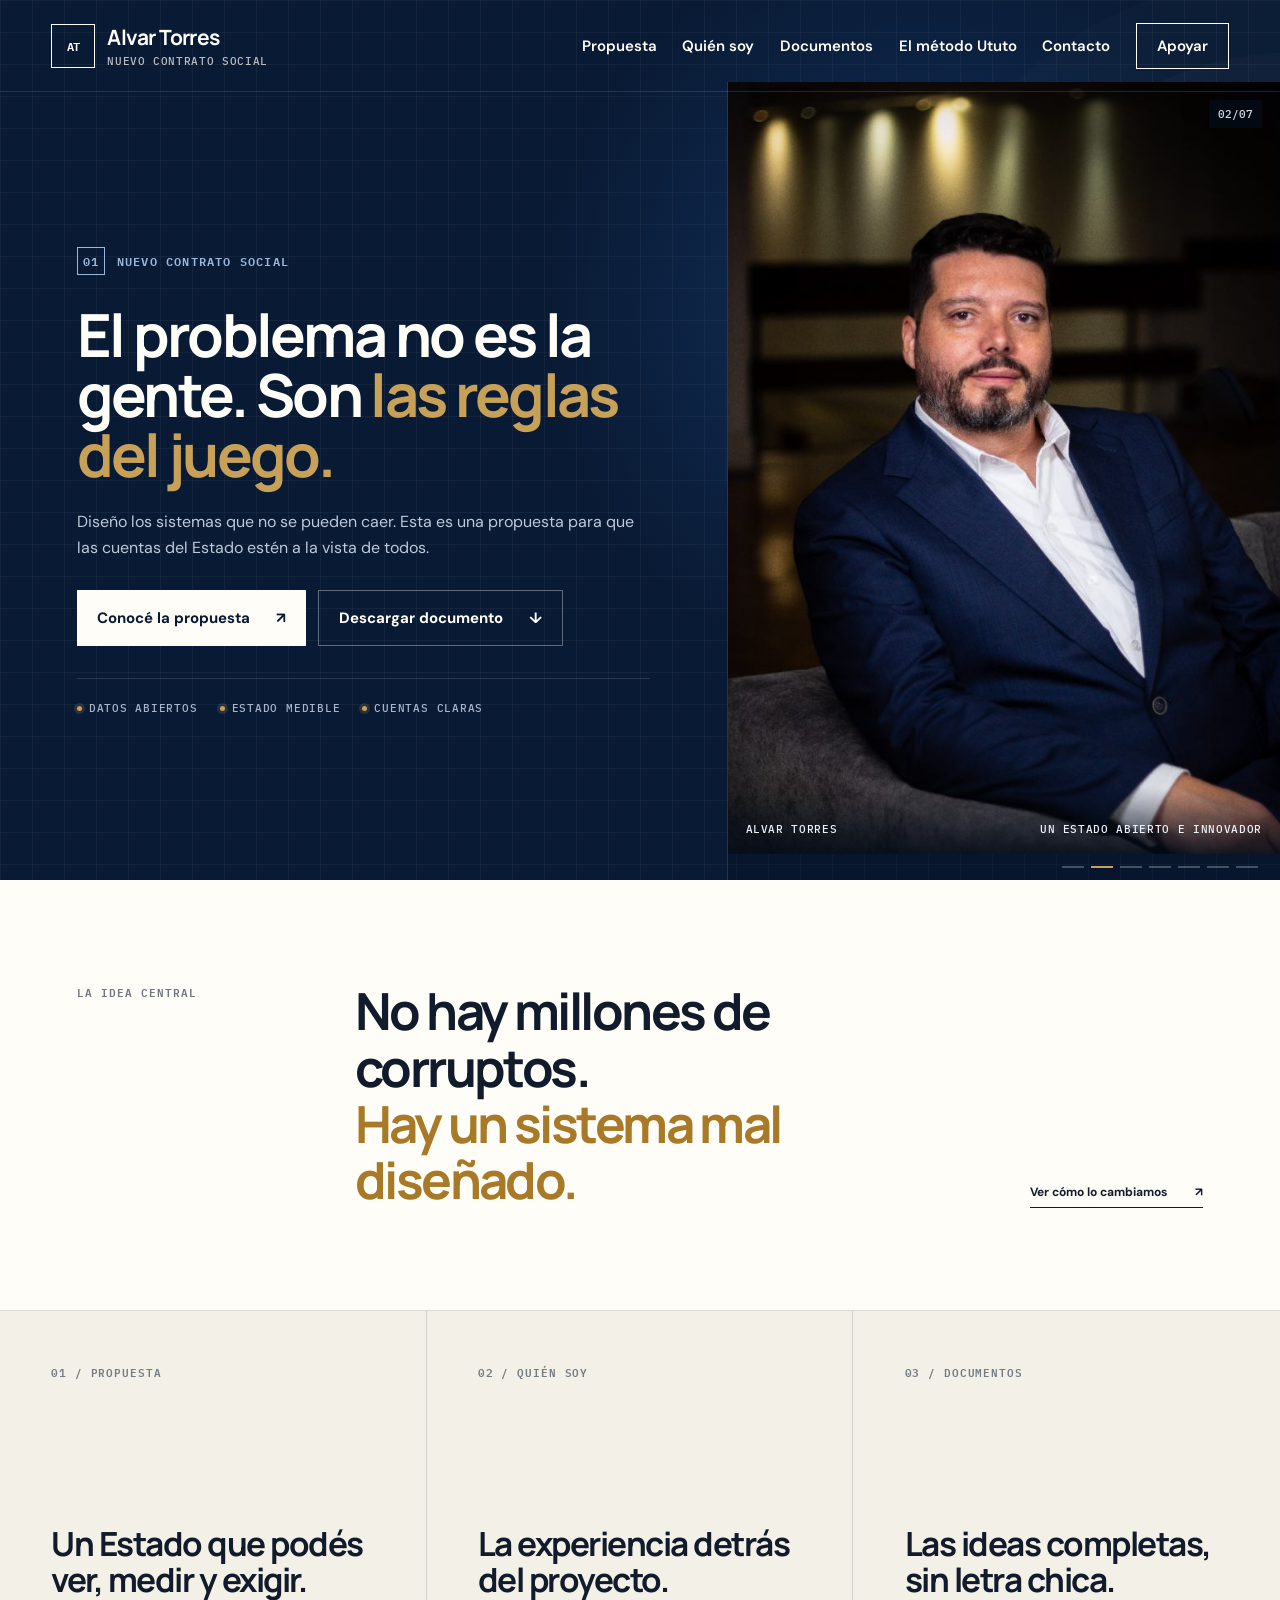
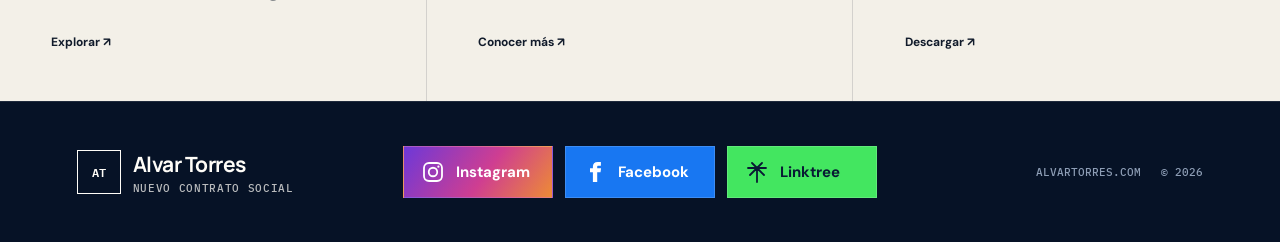
<file: index.html>
<!doctype html>
<html lang="es">
<head>
  <meta charset="utf-8"><meta name="viewport" content="width=device-width, initial-scale=1">
  <title>Alvar Torres — Nuevo Contrato Social</title>
  <meta name="description" content="Una propuesta para construir un Estado transparente, medible y abierto."><meta name="theme-color" content="#091a34">
  <meta property="og:title" content="Alvar Torres — Nuevo Contrato Social"><meta property="og:description" content="Una propuesta para construir un Estado transparente, medible y abierto."><meta property="og:type" content="website"><meta property="og:image" content="assets/carousel-1-web.jpg">
  <link rel="preconnect" href="https://fonts.googleapis.com"><link rel="preconnect" href="https://fonts.gstatic.com" crossorigin><link href="https://fonts.googleapis.com/css2?family=DM+Sans:wght@400;500;600;700&family=Manrope:wght@500;600;700;800&family=IBM+Plex+Mono:wght@500;600&display=swap" rel="stylesheet">
  <link rel="stylesheet" href="styles.css"><script src="script.js" defer></script>
</head>
<body>
  <a class="skip-link" href="#contenido">Saltar al contenido</a>
  <header class="site-header" data-header>
    <a class="brand" href="./" aria-label="Alvar Torres, inicio"><span class="brand-mark">AT</span><span><strong>Alvar Torres</strong><small>Nuevo Contrato Social</small></span></a>
    <button class="menu-button" type="button" aria-label="Abrir menú" aria-expanded="false" data-menu-button><span></span><span></span></button>
    <nav class="main-nav" aria-label="Navegación principal" data-nav><a href="propuesta/">Propuesta</a><a href="bio/">Quién soy</a><a href="documentos/">Documentos</a><a href="libro/">El método Ututo</a><a href="contacto/">Contacto</a><a class="nav-cta" href="apoyar/">Apoyar</a></nav>
  </header>
  <main id="contenido">
    <section class="hero blueprint">
      <div class="hero-copy reveal">
        <div class="eyebrow light"><span>01</span> Nuevo Contrato Social</div>
        <h1 data-visit-headline>Argentina necesita un <em>Nuevo Contrato Social.</em></h1>
        <p class="hero-lead">Diseño los sistemas que no se pueden caer. Esta es una propuesta para que las cuentas del Estado estén a la vista de todos.</p>
        <div class="actions"><a class="button button-light" href="propuesta/">Conocé la propuesta <span>↗</span></a><a class="button button-ghost" href="assets/nuevo-contrato-social.pdf" download>Descargar documento <span>↓</span></a></div>
        <div class="hero-proof"><span><i></i> Datos abiertos</span><span><i></i> Estado medible</span><span><i></i> Cuentas claras</span></div>
      </div>
      <div class="hero-visual reveal" data-delay="1">
        <div class="portrait-frame"><div class="portrait-number">01/07</div><div class="portrait-images" data-carousel>
          <img class="active" src="assets/hero-1.jpg" alt="Retrato de Alvar Torres" fetchpriority="high"><img data-src="assets/hero-2.jpg" alt="Alvar Torres"><img data-src="assets/hero-3.jpg" alt="Alvar Torres"><img data-src="assets/hero-4.jpg" alt="Alvar Torres"><img data-src="assets/hero-5.jpg" alt="Alvar Torres"><img data-src="assets/hero-6.jpg" alt="Alvar Torres"><img data-src="assets/hero-7.jpg" alt="Alvar Torres">
        </div><div class="portrait-caption"><span>Alvar Torres</span><span>Un Estado abierto e innovador</span></div></div><div class="carousel-controls" aria-label="Galería de fotos" data-dots></div>
      </div>
    </section>
    <section class="home-statement"><span class="home-statement-label">La idea central</span><p class="reveal">No hay millones de corruptos.<br><span>Hay un sistema mal diseñado.</span></p><a href="propuesta/">Ver cómo lo cambiamos <b>↗</b></a></section>
    <section class="home-routes" aria-label="Explorar el sitio">
      <a class="home-route reveal" href="propuesta/"><span>01 / Propuesta</span><h2>Un Estado que podés ver, medir y exigir.</h2><b>Explorar ↗</b></a>
      <a class="home-route reveal" data-delay="1" href="bio/"><span>02 / Quién soy</span><h2>La experiencia detrás del proyecto.</h2><b>Conocer más ↗</b></a>
      <a class="home-route reveal" data-delay="2" href="documentos/"><span>03 / Documentos</span><h2>Las ideas completas, sin letra chica.</h2><b>Descargar ↗</b></a>
    </section>
  </main>
  <footer class="site-footer"><a class="brand footer-brand" href="./"><span class="brand-mark">AT</span><span><strong>Alvar Torres</strong><small>Nuevo Contrato Social</small></span></a><div class="footer-links"><a href="libro/">Libro</a><a href="contacto/">Contacto</a><a href="apoyar/">Apoyar</a></div><div class="footer-meta"><span>alvartorres.com</span><span>© <span data-year></span></span></div></footer>
</body>
</html>
</file>
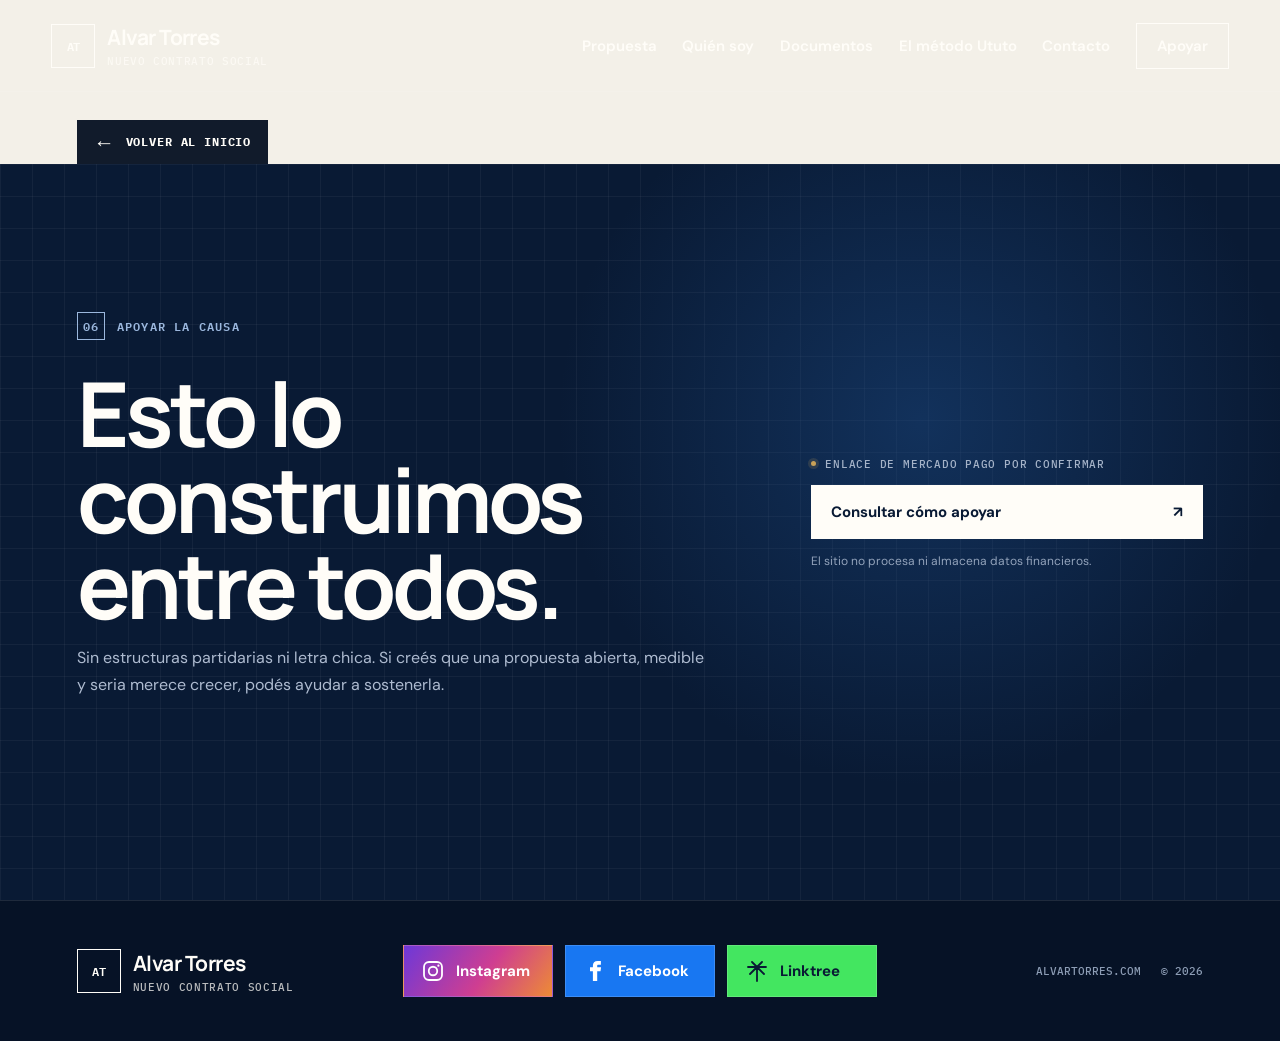
<file: apoyar/index.html>
<!doctype html><html lang="es"><head><meta charset="utf-8"><meta name="viewport" content="width=device-width,initial-scale=1"><title>Apoyar — Nuevo Contrato Social</title><meta name="description" content="Cómo apoyar el proyecto Nuevo Contrato Social."><link rel="preconnect" href="https://fonts.googleapis.com"><link rel="preconnect" href="https://fonts.gstatic.com" crossorigin><link href="https://fonts.googleapis.com/css2?family=DM+Sans:wght@400;500;600;700&family=Manrope:wght@500;600;700;800&family=IBM+Plex+Mono:wght@500;600&display=swap" rel="stylesheet"><link rel="stylesheet" href="../styles.css"><script src="../script.js" defer></script></head>
<body><header class="site-header" data-header><a class="brand" href="../"><span class="brand-mark">AT</span><span><strong>Alvar Torres</strong><small>Nuevo Contrato Social</small></span></a><button class="menu-button" aria-label="Abrir menú" aria-expanded="false" data-menu-button><span></span><span></span></button><nav class="main-nav" data-nav><a href="../propuesta/">Propuesta</a><a href="../bio/">Quién soy</a><a href="../documentos/">Documentos</a><a href="../libro/">El método Ututo</a><a href="../contacto/">Contacto</a><a class="nav-cta" href="./">Apoyar</a></nav></header>
<main><section class="support blueprint support-page"><div class="support-copy"><div class="eyebrow light"><span>06</span> Apoyar la causa</div><h1>Esto lo construimos entre todos.</h1><p>Sin estructuras partidarias ni letra chica. Si creés que una propuesta abierta, medible y seria merece crecer, podés ayudar a sostenerla.</p></div><div class="support-action"><span class="status"><i></i> Enlace de Mercado Pago por confirmar</span><a class="button button-light is-pending" href="../contacto/">Consultar cómo apoyar <span>↗</span></a><small>El sitio no procesa ni almacena datos financieros.</small></div></section></main>
<footer class="site-footer"><a class="brand" href="../"><span class="brand-mark">AT</span><span><strong>Alvar Torres</strong><small>Nuevo Contrato Social</small></span></a><div class="footer-links"><a href="../propuesta/">Propuesta</a><a href="../contacto/">Contacto</a></div><div class="footer-meta"><span>alvartorres.com</span><span>© <span data-year></span></span></div></footer></body></html>
</file>
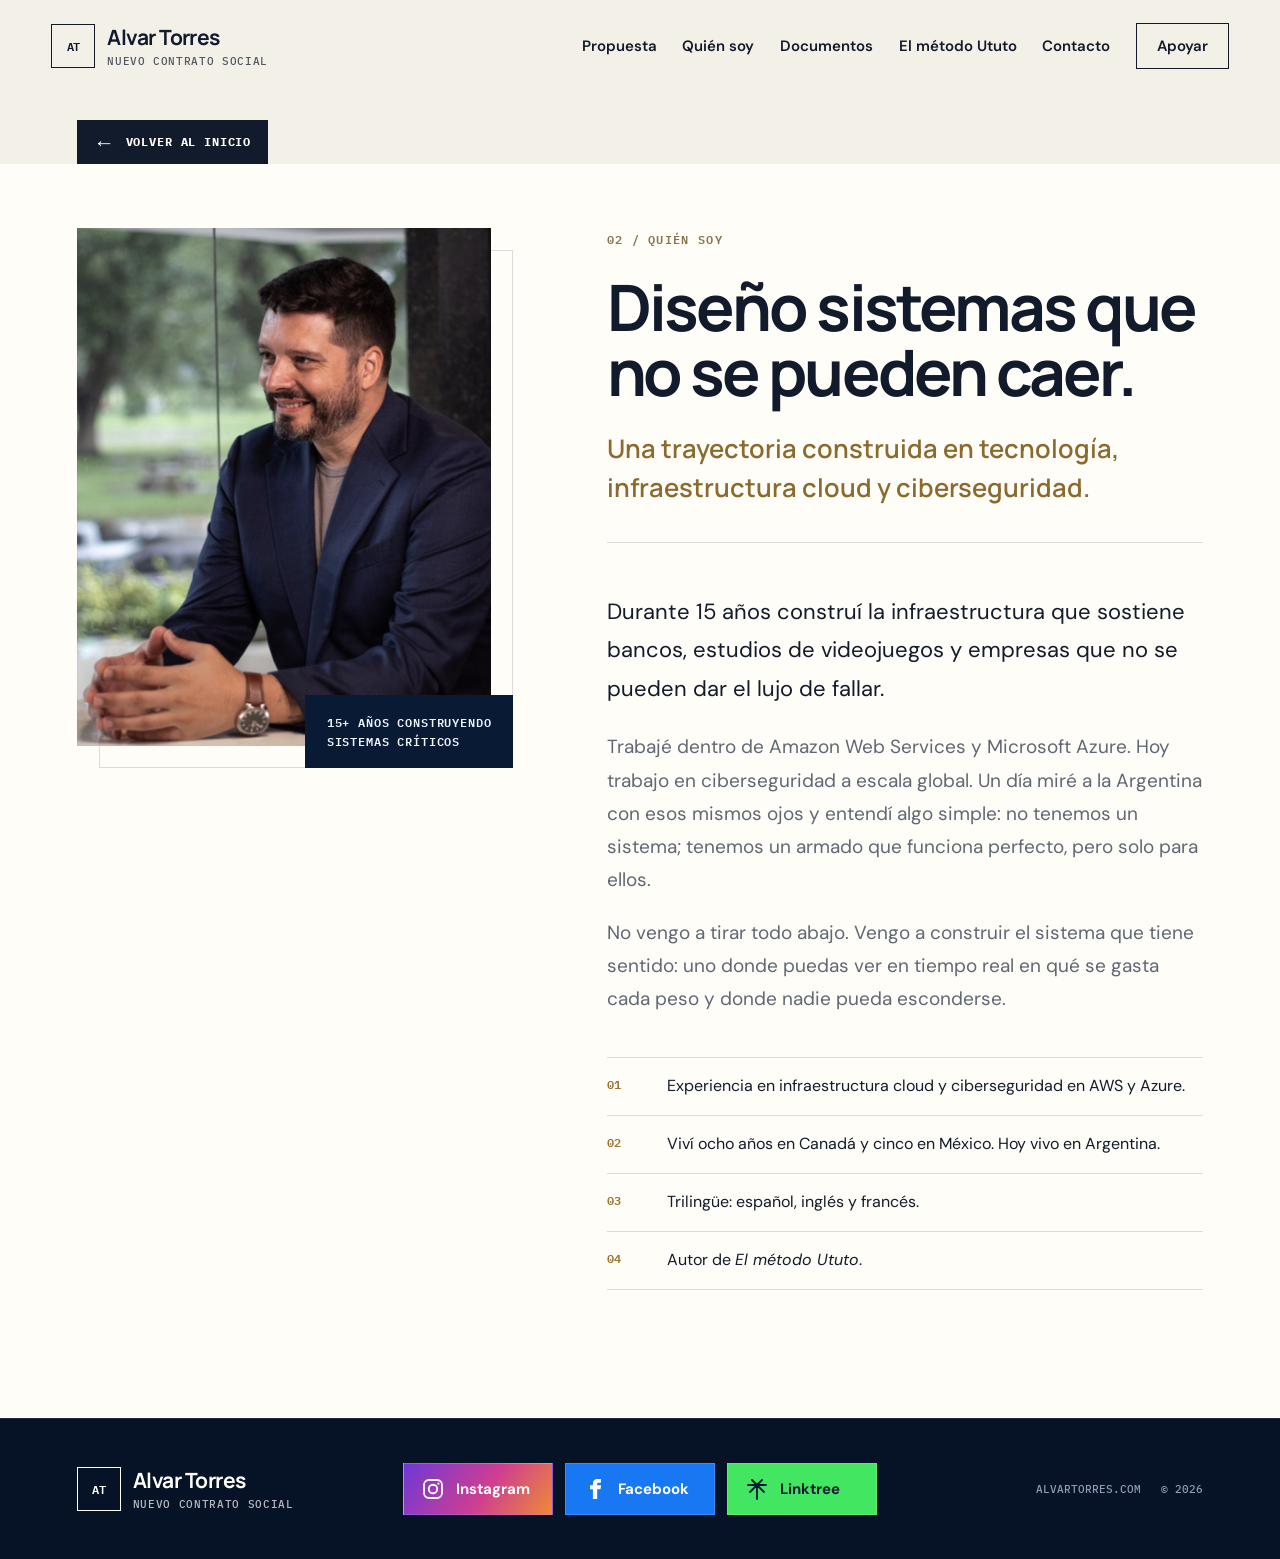
<file: bio/index.html>
<!doctype html><html lang="es"><head><meta charset="utf-8"><meta name="viewport" content="width=device-width,initial-scale=1"><title>Quién soy — Alvar Torres</title><meta name="description" content="Trayectoria profesional y personal de Alvar Torres."><link rel="preconnect" href="https://fonts.googleapis.com"><link rel="preconnect" href="https://fonts.gstatic.com" crossorigin><link href="https://fonts.googleapis.com/css2?family=DM+Sans:wght@400;500;600;700&family=Manrope:wght@500;600;700;800&family=IBM+Plex+Mono:wght@500;600&display=swap" rel="stylesheet"><link rel="stylesheet" href="../styles.css"><script src="../script.js" defer></script></head>
<body><header class="site-header on-light" data-header><a class="brand" href="../"><span class="brand-mark">AT</span><span><strong>Alvar Torres</strong><small>Nuevo Contrato Social</small></span></a><button class="menu-button" aria-label="Abrir menú" aria-expanded="false" data-menu-button><span></span><span></span></button><nav class="main-nav" data-nav><a href="../propuesta/">Propuesta</a><a href="./">Quién soy</a><a href="../documentos/">Documentos</a><a href="../libro/">El método Ututo</a><a href="../contacto/">Contacto</a><a class="nav-cta" href="../apoyar/">Apoyar</a></nav></header>
<main class="inner-page"><section class="bio bio-page"><div class="bio-photo"><img src="../assets/alvar-photo-optimized.jpg" alt="Alvar Torres"><span class="photo-label">15+ años construyendo<br>sistemas críticos</span></div><div class="bio-copy"><span class="page-kicker">02 / Quién soy</span><h1>Diseño sistemas que no se pueden caer.</h1><p class="bio-summary">Una trayectoria construida en tecnología, infraestructura cloud y ciberseguridad.</p><p class="bio-lead">Durante 15 años construí la infraestructura que sostiene bancos, estudios de videojuegos y empresas que no se pueden dar el lujo de fallar.</p><p>Trabajé dentro de Amazon Web Services y Microsoft Azure. Hoy trabajo en ciberseguridad a escala global. Un día miré a la Argentina con esos mismos ojos y entendí algo simple: no tenemos un sistema; tenemos un armado que funciona perfecto, pero solo para ellos.</p><p>No vengo a tirar todo abajo. Vengo a construir el sistema que tiene sentido: uno donde puedas ver en tiempo real en qué se gasta cada peso y donde nadie pueda esconderse.</p><div class="credentials"><div><span>01</span><p>Experiencia en infraestructura cloud y ciberseguridad en AWS y Azure.</p></div><div><span>02</span><p>Viví ocho años en Canadá y cinco en México. Hoy vivo en Argentina.</p></div><div><span>03</span><p>Trilingüe: español, inglés y francés.</p></div><div><span>04</span><p>Autor de <em>El método Ututo</em>.</p></div></div></div></section></main>
<footer class="site-footer"><a class="brand" href="../"><span class="brand-mark">AT</span><span><strong>Alvar Torres</strong><small>Nuevo Contrato Social</small></span></a><div class="footer-links"><a href="../propuesta/">Propuesta</a><a href="../contacto/">Contacto</a></div><div class="footer-meta"><span>alvartorres.com</span><span>© <span data-year></span></span></div></footer></body></html>
</file>
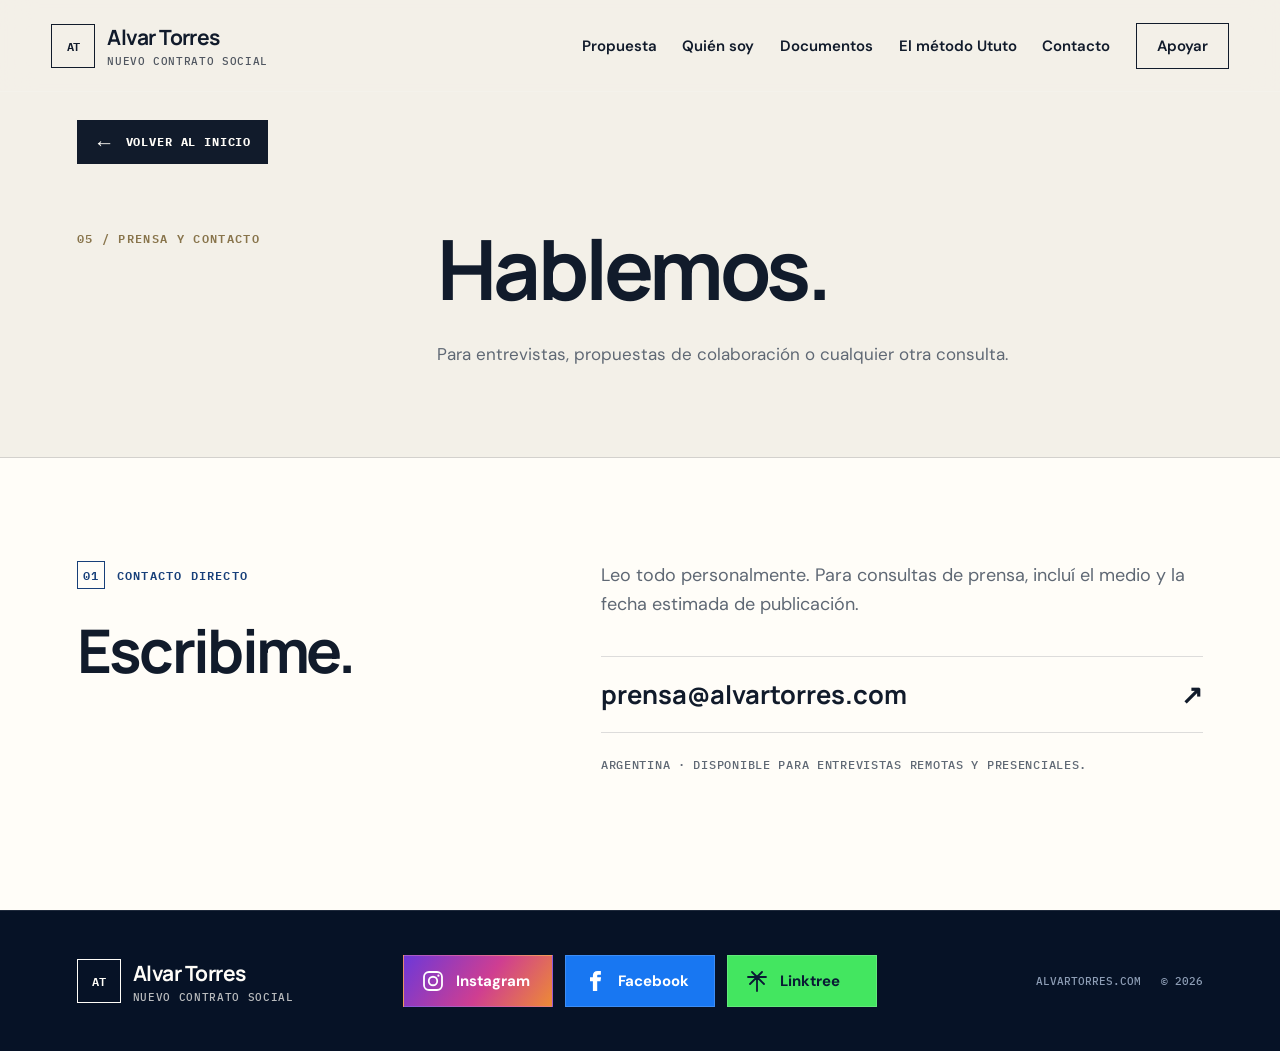
<file: contacto/index.html>
<!doctype html><html lang="es"><head><meta charset="utf-8"><meta name="viewport" content="width=device-width,initial-scale=1"><title>Contacto — Alvar Torres</title><meta name="description" content="Contacto para prensa y colaboraciones con Alvar Torres."><link rel="preconnect" href="https://fonts.googleapis.com"><link rel="preconnect" href="https://fonts.gstatic.com" crossorigin><link href="https://fonts.googleapis.com/css2?family=DM+Sans:wght@400;500;600;700&family=Manrope:wght@500;600;700;800&family=IBM+Plex+Mono:wght@500;600&display=swap" rel="stylesheet"><link rel="stylesheet" href="../styles.css"><script src="../script.js" defer></script></head>
<body><header class="site-header on-light" data-header><a class="brand" href="../"><span class="brand-mark">AT</span><span><strong>Alvar Torres</strong><small>Nuevo Contrato Social</small></span></a><button class="menu-button" aria-label="Abrir menú" aria-expanded="false" data-menu-button><span></span><span></span></button><nav class="main-nav" data-nav><a href="../propuesta/">Propuesta</a><a href="../bio/">Quién soy</a><a href="../documentos/">Documentos</a><a href="../libro/">El método Ututo</a><a href="./">Contacto</a><a class="nav-cta" href="../apoyar/">Apoyar</a></nav></header>
<main class="inner-page"><section class="page-hero"><span class="page-kicker">05 / Prensa y contacto</span><div><h1>Hablemos.</h1><p>Para entrevistas, propuestas de colaboración o cualquier otra consulta.</p></div></section><section class="contact page-content"><div class="contact-title"><div class="eyebrow"><span>01</span> Contacto directo</div><h2>Escribime.</h2></div><div class="contact-copy"><p>Leo todo personalmente. Para consultas de prensa, incluí el medio y la fecha estimada de publicación.</p><a class="email-link" href="mailto:prensa@alvartorres.com">prensa@alvartorres.com <span>↗</span></a><p class="contact-note">Argentina · Disponible para entrevistas remotas y presenciales.</p></div></section></main>
<footer class="site-footer"><a class="brand" href="../"><span class="brand-mark">AT</span><span><strong>Alvar Torres</strong><small>Nuevo Contrato Social</small></span></a><div class="footer-links"><a href="../propuesta/">Propuesta</a><a href="../documentos/">Documentos</a></div><div class="footer-meta"><span>alvartorres.com</span><span>© <span data-year></span></span></div></footer></body></html>
</file>
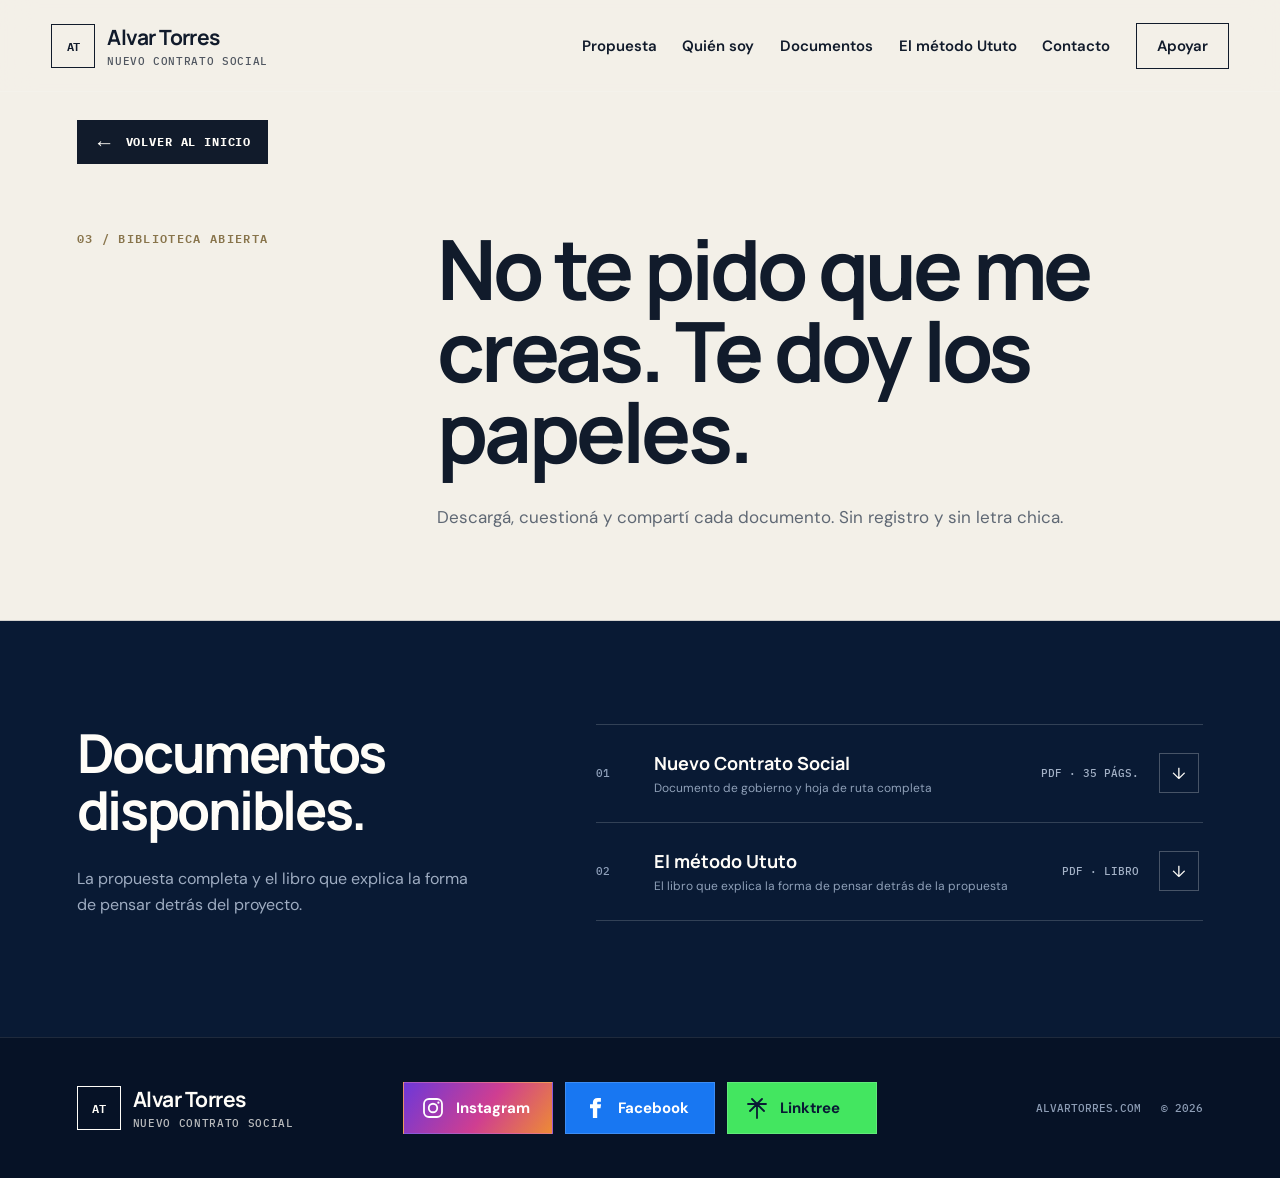
<file: documentos/index.html>
<!doctype html><html lang="es"><head><meta charset="utf-8"><meta name="viewport" content="width=device-width,initial-scale=1"><title>Documentos — Nuevo Contrato Social</title><meta name="description" content="Documentos y libros de descarga gratuita."><link rel="preconnect" href="https://fonts.googleapis.com"><link rel="preconnect" href="https://fonts.gstatic.com" crossorigin><link href="https://fonts.googleapis.com/css2?family=DM+Sans:wght@400;500;600;700&family=Manrope:wght@500;600;700;800&family=IBM+Plex+Mono:wght@500;600&display=swap" rel="stylesheet"><link rel="stylesheet" href="../styles.css"><script src="../script.js" defer></script></head>
<body><header class="site-header on-light" data-header><a class="brand" href="../"><span class="brand-mark">AT</span><span><strong>Alvar Torres</strong><small>Nuevo Contrato Social</small></span></a><button class="menu-button" aria-label="Abrir menú" aria-expanded="false" data-menu-button><span></span><span></span></button><nav class="main-nav" data-nav><a href="../propuesta/">Propuesta</a><a href="../bio/">Quién soy</a><a href="./">Documentos</a><a href="../libro/">El método Ututo</a><a href="../contacto/">Contacto</a><a class="nav-cta" href="../apoyar/">Apoyar</a></nav></header>
<main class="inner-page"><section class="page-hero"><span class="page-kicker">03 / Biblioteca abierta</span><div><h1>No te pido que me creas. Te doy los papeles.</h1><p>Descargá, cuestioná y compartí cada documento. Sin registro y sin letra chica.</p></div></section><section class="documents page-content"><div class="documents-intro"><h2>Documentos disponibles.</h2><p>La propuesta completa y el libro que explica la forma de pensar detrás del proyecto.</p></div><div class="document-list"><a class="document-row" href="../assets/nuevo-contrato-social.pdf" download><span class="doc-number">01</span><span class="doc-title"><strong>Nuevo Contrato Social</strong><small>Documento de gobierno y hoja de ruta completa</small></span><span class="doc-meta">PDF · 35 págs.</span><span class="doc-action">↓</span></a><a class="document-row" href="../assets/el-metodo-ututo.pdf" download><span class="doc-number">02</span><span class="doc-title"><strong>El método Ututo</strong><small>El libro que explica la forma de pensar detrás de la propuesta</small></span><span class="doc-meta">PDF · Libro</span><span class="doc-action">↓</span></a></div></section></main>
<footer class="site-footer"><a class="brand" href="../"><span class="brand-mark">AT</span><span><strong>Alvar Torres</strong><small>Nuevo Contrato Social</small></span></a><div class="footer-links"><a href="../propuesta/">Propuesta</a><a href="../contacto/">Contacto</a></div><div class="footer-meta"><span>alvartorres.com</span><span>© <span data-year></span></span></div></footer></body></html>
</file>
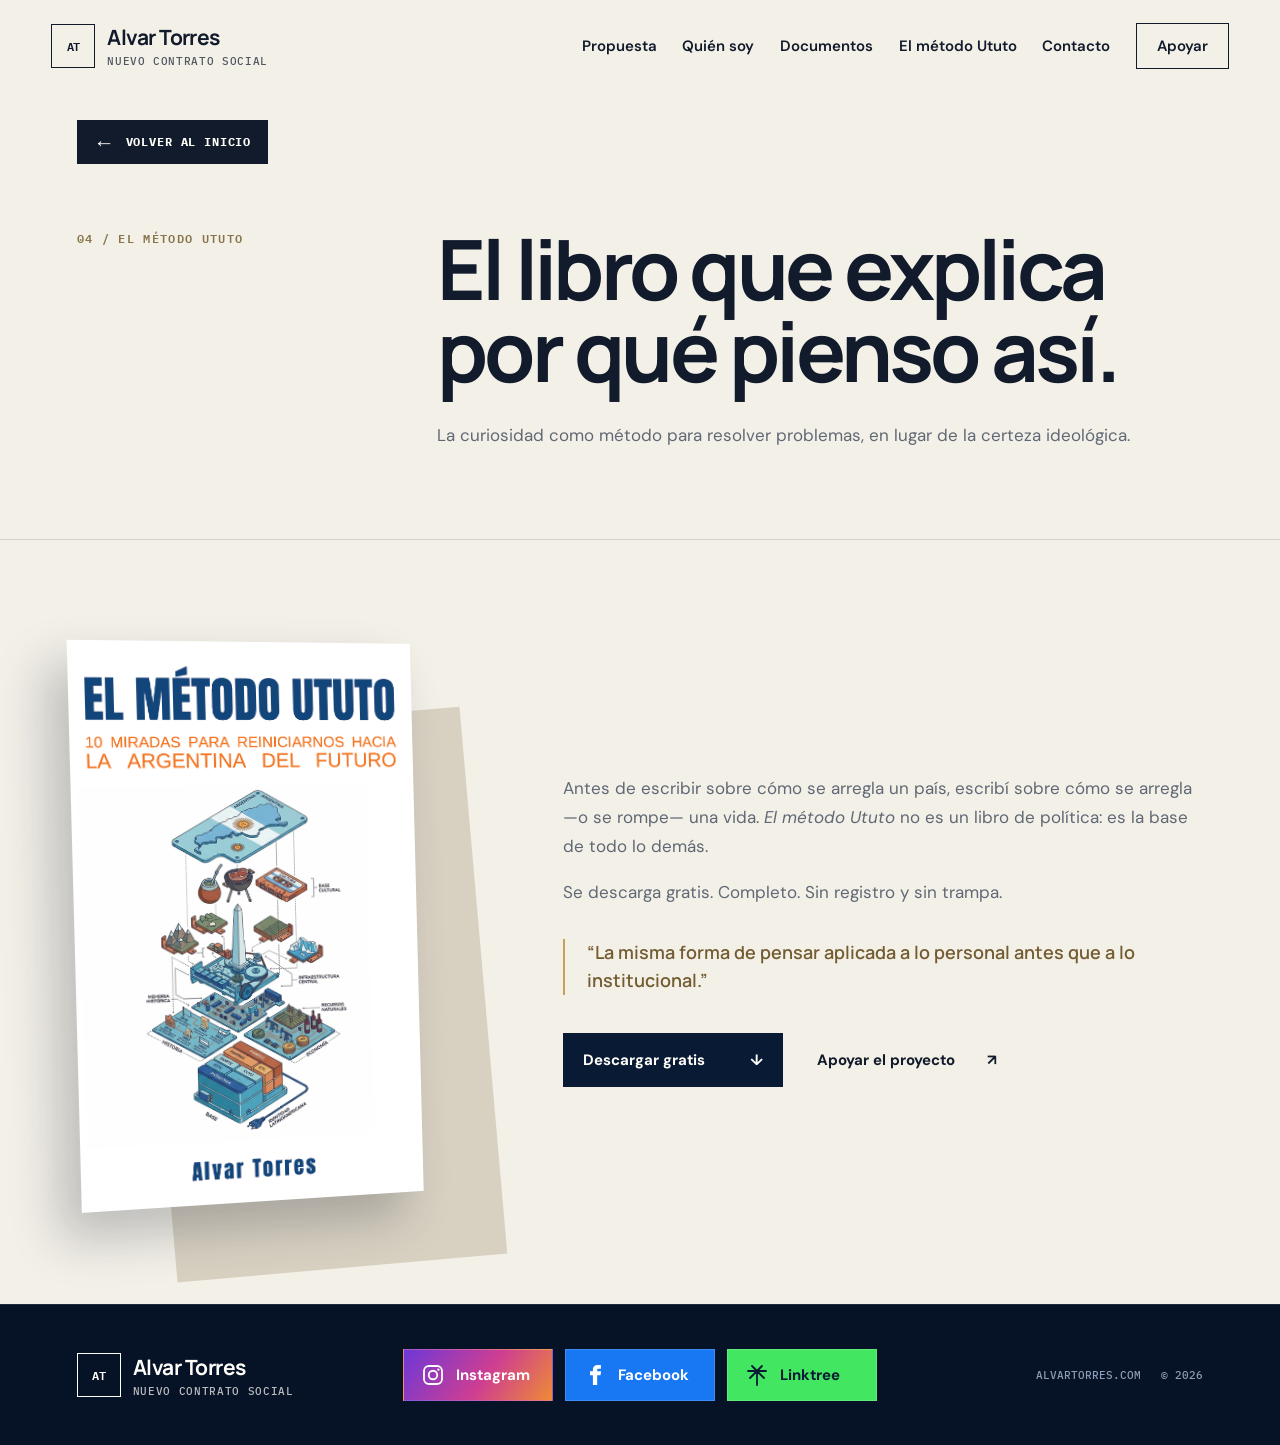
<file: libro/index.html>
<!doctype html><html lang="es"><head><meta charset="utf-8"><meta name="viewport" content="width=device-width,initial-scale=1"><title>El método Ututo — Alvar Torres</title><meta name="description" content="El método Ututo, un libro de Alvar Torres disponible para descargar gratis."><link rel="preconnect" href="https://fonts.googleapis.com"><link rel="preconnect" href="https://fonts.gstatic.com" crossorigin><link href="https://fonts.googleapis.com/css2?family=DM+Sans:wght@400;500;600;700&family=Manrope:wght@500;600;700;800&family=IBM+Plex+Mono:wght@500;600&display=swap" rel="stylesheet"><link rel="stylesheet" href="../styles.css"><script src="../script.js" defer></script></head>
<body><header class="site-header on-light" data-header><a class="brand" href="../"><span class="brand-mark">AT</span><span><strong>Alvar Torres</strong><small>Nuevo Contrato Social</small></span></a><button class="menu-button" aria-label="Abrir menú" aria-expanded="false" data-menu-button><span></span><span></span></button><nav class="main-nav" data-nav><a href="../propuesta/">Propuesta</a><a href="../bio/">Quién soy</a><a href="../documentos/">Documentos</a><a href="./">El método Ututo</a><a href="../contacto/">Contacto</a><a class="nav-cta" href="../apoyar/">Apoyar</a></nav></header>
<main class="inner-page"><section class="page-hero"><span class="page-kicker">04 / El método Ututo</span><div><h1>El libro que explica por qué pienso así.</h1><p>La curiosidad como método para resolver problemas, en lugar de la certeza ideológica.</p></div></section><section class="book page-content"><div class="book-cover"><span class="book-shadow"></span><img src="../assets/libro-portada.png" alt="Portada de El método Ututo"></div><div class="book-copy"><p>Antes de escribir sobre cómo se arregla un país, escribí sobre cómo se arregla —o se rompe— una vida. <em>El método Ututo</em> no es un libro de política: es la base de todo lo demás.</p><p>Se descarga gratis. Completo. Sin registro y sin trampa.</p><blockquote>“La misma forma de pensar aplicada a lo personal antes que a lo institucional.”</blockquote><div class="page-cta"><a class="button button-primary" href="../assets/el-metodo-ututo.pdf" download>Descargar gratis <span>↓</span></a><a class="button" href="../apoyar/">Apoyar el proyecto <span>↗</span></a></div></div></section></main>
<footer class="site-footer"><a class="brand" href="../"><span class="brand-mark">AT</span><span><strong>Alvar Torres</strong><small>Nuevo Contrato Social</small></span></a><div class="footer-links"><a href="../documentos/">Documentos</a><a href="../contacto/">Contacto</a></div><div class="footer-meta"><span>alvartorres.com</span><span>© <span data-year></span></span></div></footer></body></html>
</file>
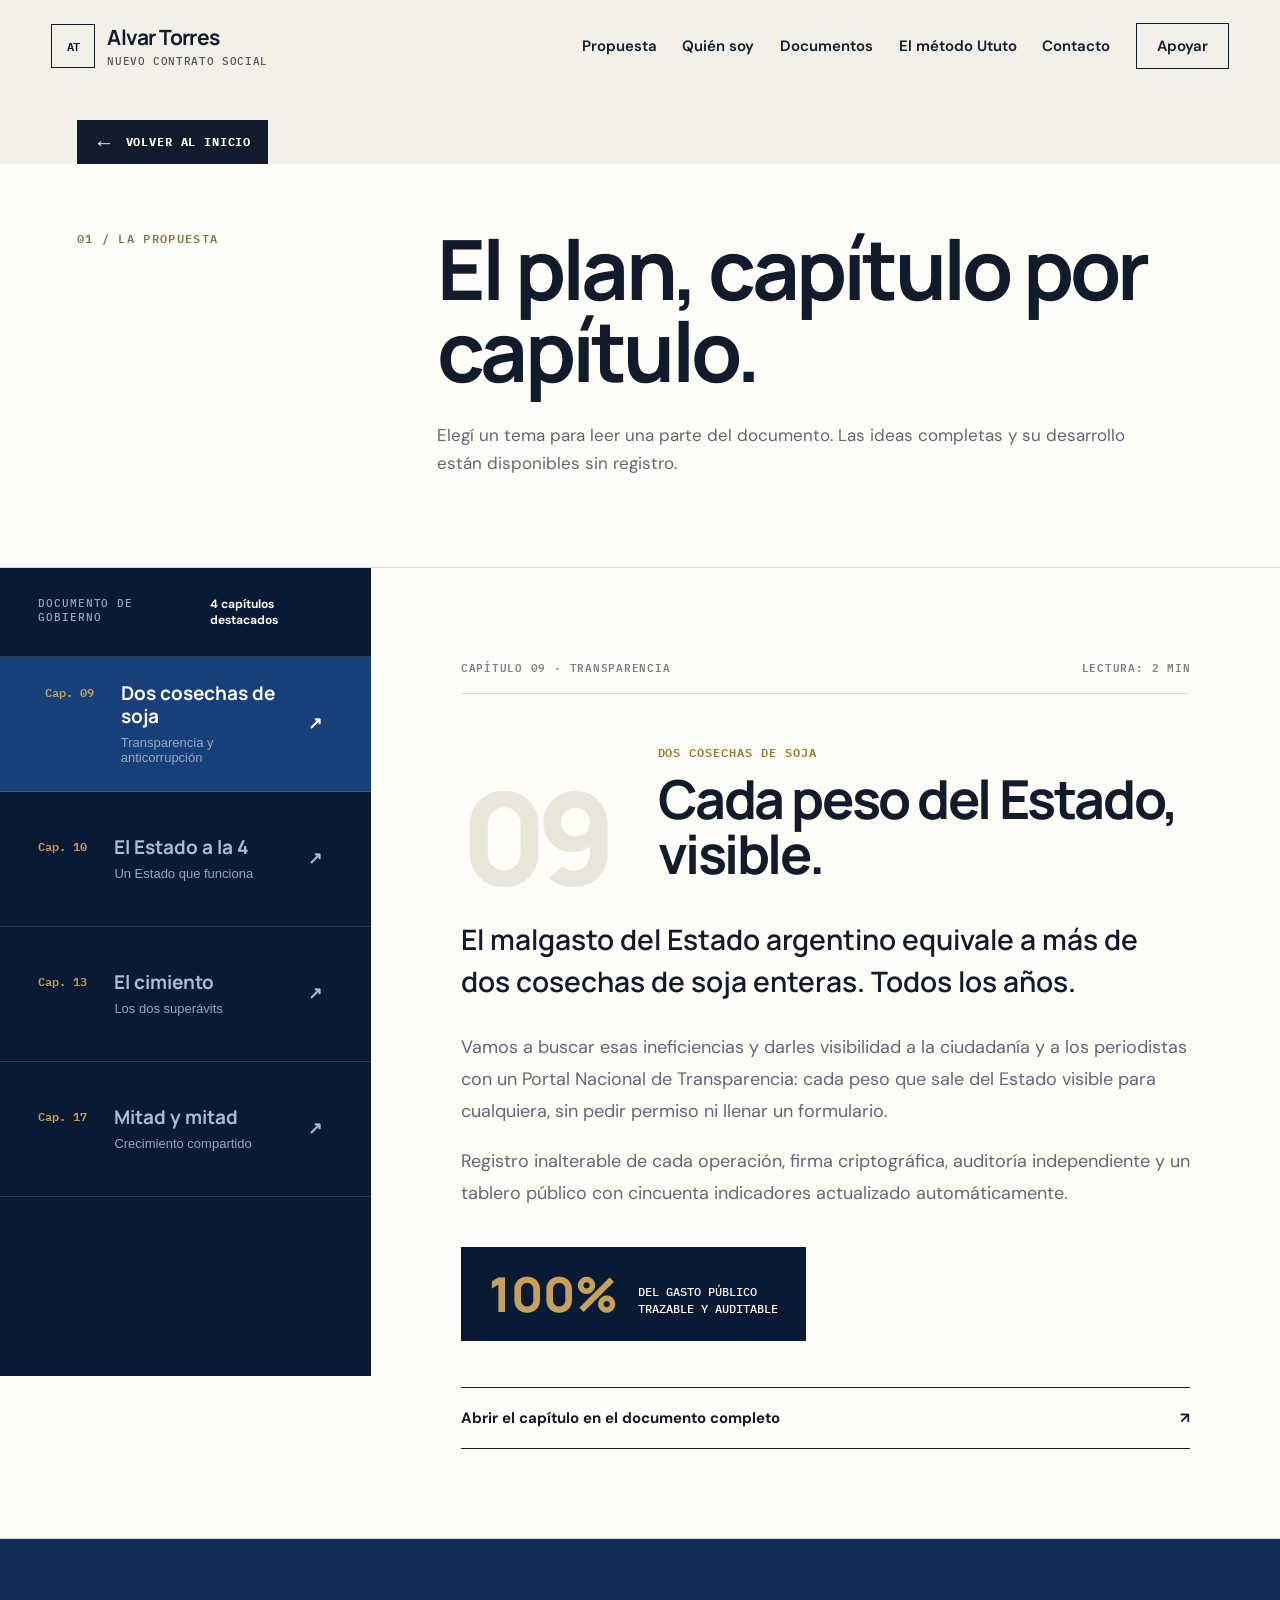
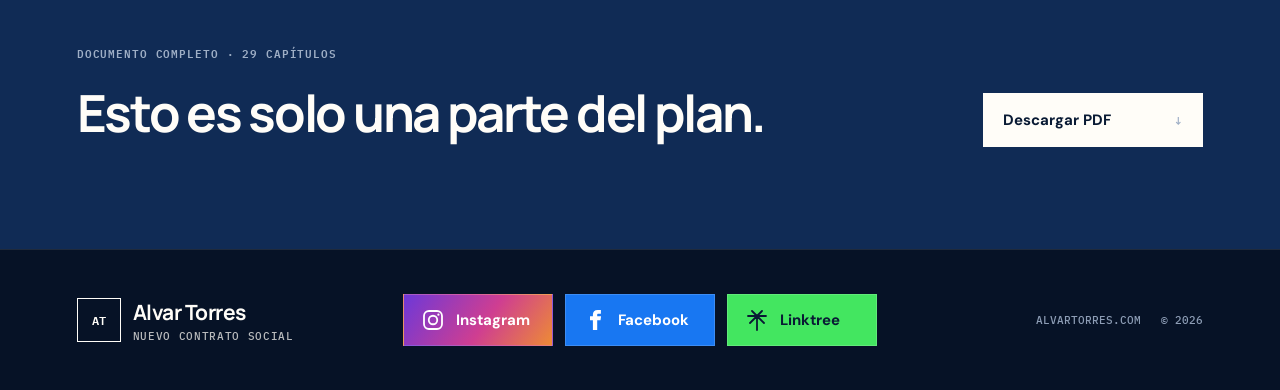
<file: propuesta/index.html>
<!doctype html>
<html lang="es">
<head>
  <meta charset="utf-8"><meta name="viewport" content="width=device-width,initial-scale=1">
  <title>Propuesta — Nuevo Contrato Social</title>
  <meta name="description" content="Explorá los capítulos centrales del Nuevo Contrato Social.">
  <link rel="preconnect" href="https://fonts.googleapis.com"><link rel="preconnect" href="https://fonts.gstatic.com" crossorigin>
  <link href="https://fonts.googleapis.com/css2?family=DM+Sans:wght@400;500;600;700&family=Manrope:wght@500;600;700;800&family=IBM+Plex+Mono:wght@500;600&display=swap" rel="stylesheet">
  <link rel="stylesheet" href="../styles.css"><script src="../script.js" defer></script>
</head>
<body>
  <header class="site-header on-light" data-header>
    <a class="brand" href="../"><span class="brand-mark">AT</span><span><strong>Alvar Torres</strong><small>Nuevo Contrato Social</small></span></a>
    <button class="menu-button" aria-label="Abrir menú" aria-expanded="false" data-menu-button><span></span><span></span></button>
    <nav class="main-nav" data-nav><a href="./">Propuesta</a><a href="../bio/">Quién soy</a><a href="../documentos/">Documentos</a><a href="../libro/">El método Ututo</a><a href="../contacto/">Contacto</a><a class="nav-cta" href="../apoyar/">Apoyar</a></nav>
  </header>

  <main class="inner-page">
    <section class="page-hero proposal-hero">
      <span class="page-kicker">01 / La propuesta</span>
      <div><h1>El plan, capítulo por capítulo.</h1><p>Elegí un tema para leer una parte del documento. Las ideas completas y su desarrollo están disponibles sin registro.</p></div>
    </section>

    <section class="proposal-explorer" data-chapter-explorer>
      <div class="chapter-nav" role="tablist" aria-label="Capítulos destacados">
        <div class="chapter-nav-heading"><span>Documento de gobierno</span><strong>4 capítulos destacados</strong></div>
        <button class="chapter-tab active" type="button" role="tab" aria-selected="true" aria-controls="chapter-9" data-chapter-button="chapter-9"><span>Cap. 09</span><strong>Dos cosechas de soja</strong><small>Transparencia y anticorrupción</small><b>↗</b></button>
        <button class="chapter-tab" type="button" role="tab" aria-selected="false" aria-controls="chapter-10" data-chapter-button="chapter-10"><span>Cap. 10</span><strong>El Estado a la 4</strong><small>Un Estado que funciona</small><b>↗</b></button>
        <button class="chapter-tab" type="button" role="tab" aria-selected="false" aria-controls="chapter-13" data-chapter-button="chapter-13"><span>Cap. 13</span><strong>El cimiento</strong><small>Los dos superávits</small><b>↗</b></button>
        <button class="chapter-tab" type="button" role="tab" aria-selected="false" aria-controls="chapter-17" data-chapter-button="chapter-17"><span>Cap. 17</span><strong>Mitad y mitad</strong><small>Crecimiento compartido</small><b>↗</b></button>
      </div>

      <div class="chapter-stage">
        <article class="chapter-panel active" id="chapter-9" role="tabpanel" data-chapter-panel="chapter-9">
          <header><span>Capítulo 09 · Transparencia</span><span>Lectura: 2 min</span></header>
          <div class="chapter-title"><span class="giant-number">09</span><div><p class="chapter-overline">Dos cosechas de soja</p><h2>Cada peso del Estado, visible.</h2></div></div>
          <p class="chapter-lead">El malgasto del Estado argentino equivale a más de dos cosechas de soja enteras. Todos los años.</p>
          <p>Vamos a buscar esas ineficiencias y darles visibilidad a la ciudadanía y a los periodistas con un Portal Nacional de Transparencia: cada peso que sale del Estado visible para cualquiera, sin pedir permiso ni llenar un formulario.</p>
          <p>Registro inalterable de cada operación, firma criptográfica, auditoría independiente y un tablero público con cincuenta indicadores actualizado automáticamente.</p>
          <aside class="chapter-callout"><strong>100%</strong><span>del gasto público<br>trazable y auditable</span></aside>
          <a class="chapter-pdf" href="../assets/nuevo-contrato-social.pdf#page=10" target="_blank">Abrir el capítulo en el documento completo <span>↗</span></a>
        </article>

        <article class="chapter-panel" id="chapter-10" role="tabpanel" hidden data-chapter-panel="chapter-10">
          <header><span>Capítulo 10 · Gestión pública</span><span>Lectura: 3 min</span></header>
          <div class="chapter-title"><span class="giant-number">10</span><div><p class="chapter-overline">El Estado a la 4</p><h2>Más que eficiente: eficaz, efectivo y empático.</h2></div></div>
          <p class="chapter-lead">Un Estado eficiente que no resuelve es solamente un Estado más barato.</p>
          <p>La propuesta pide cuatro cosas juntas: que no derroche, que consiga el resultado, que lo haga en tiempo y forma y que trate al ciudadano como una persona.</p>
          <p>El ciudadano califica cada atención. Los trámites terminan en una única aplicación abierta todo el año. El software es auditable y los datos permanecen bajo jurisdicción argentina.</p>
          <div class="four-system"><span><b>01</b>Eficiente</span><span><b>02</b>Eficaz</span><span><b>03</b>Efectivo</span><span><b>04</b>Empático</span></div>
          <a class="chapter-pdf" href="../assets/nuevo-contrato-social.pdf#page=11" target="_blank">Abrir el capítulo en el documento completo <span>↗</span></a>
        </article>

        <article class="chapter-panel" id="chapter-13" role="tabpanel" hidden data-chapter-panel="chapter-13">
          <header><span>Capítulo 13 · Economía</span><span>Lectura: 2 min</span></header>
          <div class="chapter-title"><span class="giant-number">13</span><div><p class="chapter-overline">El cimiento</p><h2>Los dos superávits no se negocian.</h2></div></div>
          <p class="chapter-lead">El superávit no es el objetivo. Es la herramienta para que el crecimiento dure.</p>
          <p>El superávit fiscal va por ley, con resultado financiero igual o mayor a cero en el promedio del ciclo y un piso de inversión pública protegido.</p>
          <p>El superávit comercial debe financiar la industrialización. Con cuentas ordenadas, la mejora del salario no desaparece seis meses después por la inflación.</p>
          <aside class="chapter-quote">“Sin cuentas ordenadas, cualquier aumento te lo devora la inflación. Con cuentas ordenadas, el aumento queda.”</aside>
          <a class="chapter-pdf" href="../assets/nuevo-contrato-social.pdf#page=15" target="_blank">Abrir el capítulo en el documento completo <span>↗</span></a>
        </article>

        <article class="chapter-panel" id="chapter-17" role="tabpanel" hidden data-chapter-panel="chapter-17">
          <header><span>Capítulo 17 · Trabajo</span><span>Lectura: 3 min</span></header>
          <div class="chapter-title"><span class="giant-number">17</span><div><p class="chapter-overline">De acá en adelante</p><h2>El crecimiento, mitad y mitad.</h2></div></div>
          <p class="chapter-lead">No venimos a repartir la torta que ya existe. Venimos a repartir la que todavía no existe.</p>
          <p>El nivel actual de ocupación y el reparto de la industria se respetan. Cada punto nuevo de ocupación generado por el crecimiento se reparte entre el capital y el trabajo.</p>
          <p>Se implementa mediante un bono de productividad compartida, negociado por convenio y calculado sobre el excedente que supere la línea de base de cada empresa.</p>
          <aside class="split-metric"><span><strong>50</strong>Capital</span><i></i><span><strong>50</strong>Trabajo</span></aside>
          <a class="chapter-pdf" href="../assets/nuevo-contrato-social.pdf#page=20" target="_blank">Abrir el capítulo en el documento completo <span>↗</span></a>
        </article>
      </div>
    </section>

    <section class="proposal-download"><div><span>Documento completo · 29 capítulos</span><h2>Esto es solo una parte del plan.</h2></div><a class="button button-light" href="../assets/nuevo-contrato-social.pdf" download>Descargar PDF <span>↓</span></a></section>
  </main>

  <footer class="site-footer"><a class="brand" href="../"><span class="brand-mark">AT</span><span><strong>Alvar Torres</strong><small>Nuevo Contrato Social</small></span></a><div class="footer-links"></div><div class="footer-meta"><span>alvartorres.com</span><span>© <span data-year></span></span></div></footer>
</body>
</html>
</file>
<file: styles.css>
:root {
  --navy: #091a34;
  --navy-2: #102b55;
  --blue: #173f79;
  --paper: #f3f0e8;
  --paper-2: #e9e5db;
  --white: #fffdf8;
  --ink: #111b2b;
  --muted: #5f6874;
  --gold: #c8a158;
  --line: rgba(17, 27, 43, .14);
  --display: "Manrope", sans-serif;
  --body: "DM Sans", sans-serif;
  --mono: "IBM Plex Mono", monospace;
}

* { box-sizing: border-box; }
html { scroll-behavior: smooth; scroll-padding-top: 88px; -webkit-text-size-adjust: 100%; }
body { margin: 0; overflow-x: hidden; overflow-x: clip; color: var(--ink); background: var(--paper); font-family: var(--body); -webkit-font-smoothing: antialiased; }
body.menu-open { overflow: hidden; }
a { color: inherit; }
img { max-width: 100%; }
.skip-link { position: fixed; top: 8px; left: 8px; z-index: 100; padding: 10px 14px; background: var(--white); transform: translateY(-150%); }
.skip-link:focus { transform: translateY(0); }

.site-header { height: 92px; position: fixed; inset: 0 0 auto; z-index: 50; display: flex; align-items: center; justify-content: space-between; padding: 0 clamp(22px, 4vw, 64px); color: var(--white); border-bottom: 1px solid rgba(255,255,255,.12); transition: background .3s, color .3s, box-shadow .3s; }
.site-header.scrolled { color: var(--ink); background: rgba(243,240,232,.94); box-shadow: 0 6px 30px rgba(9,26,52,.08); backdrop-filter: blur(16px); }
.brand { display: inline-flex; align-items: center; gap: 12px; text-decoration: none; }
.brand-mark { display: grid; place-items: center; width: 44px; height: 44px; border: 1px solid currentColor; font: 600 12px var(--mono); letter-spacing: -.04em; }
.brand strong, .brand small { display: block; }
.brand strong { font: 700 21px var(--display); letter-spacing: -.025em; }
.brand small { opacity: .72; font: 500 11px var(--mono); text-transform: uppercase; letter-spacing: .06em; margin-top: 3px; }
.main-nav { display: flex; align-items: center; gap: clamp(17px, 2vw, 30px); font-size: 15px; font-weight: 600; }
.main-nav a { text-decoration: none; position: relative; }
.main-nav a:not(.nav-cta)::after { content: ""; position: absolute; left: 0; right: 100%; bottom: -7px; height: 1px; background: currentColor; transition: right .25s; }
.main-nav a:hover::after, .main-nav a:focus-visible::after { right: 0; }
.nav-cta { padding: 12px 20px; border: 1px solid currentColor; }
.menu-button { display: none; border: 0; background: transparent; padding: 10px 0 10px 10px; color: inherit; }
.menu-button span { display: block; width: 25px; height: 1px; background: currentColor; margin: 6px 0; transition: transform .25s; }

.section-pad { padding: clamp(80px, 10vw, 150px) clamp(22px, 6vw, 92px); }
.blueprint { position: relative; color: var(--white); background-color: var(--navy); background-image: linear-gradient(rgba(255,255,255,.045) 1px, transparent 1px), linear-gradient(90deg, rgba(255,255,255,.045) 1px, transparent 1px); background-size: 32px 32px; }
.blueprint::before { content: ""; position: absolute; inset: 0; pointer-events: none; background: radial-gradient(circle at 72% 35%, rgba(29,78,140,.45), transparent 35%); }
.hero { min-height: min(880px, 100svh); display: grid; grid-template-columns: minmax(0, 54%) minmax(420px, 46%); align-items: stretch; gap: 0; padding: 82px 0 0 clamp(22px, 6vw, 92px); overflow: hidden; }
.hero::after { content: ""; position: absolute; width: 520px; aspect-ratio: 1; border: 1px solid rgba(255,255,255,.08); border-radius: 50%; right: -280px; top: 15%; box-shadow: 0 0 0 80px rgba(255,255,255,.018), 0 0 0 160px rgba(255,255,255,.012); }
.hero-copy, .hero-visual { position: relative; z-index: 1; }
.hero-copy { display: flex; flex-direction: column; justify-content: center; padding: 56px clamp(42px, 6vw, 100px) 56px 0; }
.eyebrow { display: flex; align-items: center; gap: 12px; margin-bottom: 30px; font: 600 12px var(--mono); letter-spacing: .1em; text-transform: uppercase; color: var(--blue); }
.eyebrow span { display: grid; place-items: center; width: 28px; height: 28px; border: 1px solid currentColor; }
.eyebrow.light { color: #9bb7dd; }
h1, h2, h3 { font-family: var(--display); letter-spacing: -.045em; }
.hero h1 { max-width: 760px; margin: 0 0 24px; font-size: clamp(44px, 4.65vw, 72px); line-height: 1.01; font-weight: 700; }
.hero h1 em { color: var(--gold); font-style: normal; }
.hero-lead { max-width: 590px; margin: 0 0 30px; color: #bdc9da; font-size: clamp(16px, 1.2vw, 19px); line-height: 1.6; }
.actions { display: flex; flex-wrap: wrap; gap: 12px; }
.button { display: inline-flex; justify-content: space-between; align-items: center; gap: 26px; min-width: 220px; padding: 17px 20px; text-decoration: none; font-size: 15px; font-weight: 700; transition: transform .2s, background .2s, color .2s; }
.button:hover { transform: translateY(-2px); }
.button-light { background: var(--white); color: var(--navy); }
.button-ghost { border: 1px solid rgba(255,255,255,.35); color: var(--white); }
.button-primary { background: var(--navy); color: var(--white); }
.hero-proof { display: flex; gap: 22px; margin-top: 32px; padding-top: 22px; border-top: 1px solid rgba(255,255,255,.13); color: #a7b6cc; font: 500 11px var(--mono); text-transform: uppercase; letter-spacing: .07em; }
.hero-proof span { display: flex; align-items: center; gap: 7px; }
.hero-proof i, .status i { width: 5px; height: 5px; border-radius: 50%; background: var(--gold); box-shadow: 0 0 0 3px rgba(200,161,88,.16); }
.hero-visual { display: flex; flex-direction: column; justify-content: stretch; min-width: 0; padding: 0; background: rgba(4,15,33,.34); border-left: 1px solid rgba(255,255,255,.12); }
.portrait-frame { position: relative; width: 100%; height: calc(100% - 26px); margin: 0; padding: 0; border: 0; }
.portrait-images { position: relative; width: 100%; height: 100%; min-height: 560px; overflow: hidden; background: var(--navy-2); }
.portrait-images::after { content: ""; position: absolute; inset: 0; box-shadow: inset 0 0 70px rgba(3,12,26,.2); pointer-events: none; }
.portrait-images img { position: absolute; inset: 0; width: 100%; height: 100%; object-fit: cover; opacity: 0; transform: scale(1.025); transition: opacity .7s ease, transform 1.4s ease; }
.portrait-images img.active { opacity: 1; transform: scale(1); }
.portrait-number { position: absolute; top: 18px; right: 18px; z-index: 3; padding: 7px 9px; background: rgba(4,12,25,.7); font: 500 11px var(--mono); color: #d7deea; }
.portrait-caption { position: absolute; inset: auto 0 0; z-index: 2; display: flex; justify-content: space-between; gap: 16px; padding: 34px 18px 18px; color: #eef3fb; background: linear-gradient(transparent, rgba(4,12,25,.85)); font: 500 11px var(--mono); text-transform: uppercase; letter-spacing: .06em; }
.carousel-controls { display: flex; justify-content: flex-end; gap: 7px; width: 100%; margin: 12px 0; padding: 0 22px; }
.carousel-controls button { width: 22px; height: 2px; padding: 0; border: 0; background: rgba(255,255,255,.25); cursor: pointer; }
.carousel-controls button.active { background: var(--gold); }

.home-statement { display: grid; grid-template-columns: .35fr 1fr auto; gap: 5vw; align-items: end; padding: clamp(70px, 8vw, 120px) clamp(22px, 6vw, 92px); background: var(--white); border-bottom: 1px solid var(--line); }
.home-statement-label { align-self: start; color: #707780; font: 600 11px var(--mono); text-transform: uppercase; letter-spacing: .09em; }
.home-statement p { margin: 0; font: 700 clamp(34px, 4vw, 64px)/1.1 var(--display); letter-spacing: -.05em; }
.home-statement p span { color: #a87927; }
.home-statement a { padding-bottom: 7px; border-bottom: 1px solid currentColor; text-decoration: none; font-size: 12px; font-weight: 700; white-space: nowrap; }
.home-statement a b { margin-left: 25px; }
.home-routes { display: grid; grid-template-columns: repeat(3, 1fr); background: var(--paper); }
.home-route { min-height: 390px; display: flex; flex-direction: column; padding: clamp(30px, 4vw, 60px); border-right: 1px solid var(--line); text-decoration: none; transition: background .25s, color .25s; }
.home-route:last-child { border-right: 0; }
.home-route:hover { color: var(--white); background: var(--navy); }
.home-route > span { color: #747b84; font: 600 11px var(--mono); text-transform: uppercase; letter-spacing: .08em; }
.home-route h2 { max-width: 420px; margin: auto 0 36px; font-size: clamp(28px, 2.6vw, 42px); line-height: 1.08; }
.home-route b { font-size: 12px; }

.inner-page { min-height: 100svh; padding-top: 92px; background: var(--paper); }
.has-page-back { padding-top: 92px; }
.page-back { display: inline-flex; align-items: center; gap: 10px; min-height: 44px; margin: 28px clamp(22px, 6vw, 92px) 0; padding: 10px 16px; color: var(--white); background: var(--ink); border: 1px solid var(--ink); font: 700 12px/1 var(--mono); letter-spacing: .07em; text-transform: uppercase; text-decoration: none; transition: color .2s, background .2s, border-color .2s, transform .2s; }
.page-back span { font: 400 21px/1 Arial, sans-serif; transition: transform .2s; }
.page-back:hover, .page-back:focus-visible { color: var(--ink); background: var(--gold); border-color: var(--gold); transform: translateY(-2px); }
.page-back:hover span, .page-back:focus-visible span { transform: translateX(-3px); }
.page-back + .page-hero { padding-top: clamp(38px, 5vw, 70px); }
.page-back + .bio-page { padding-top: clamp(38px, 5vw, 70px); }
.page-back + .support-page { min-height: calc(100svh - 92px - 72px); padding-top: clamp(44px, 6vw, 85px); }
.page-hero { display: grid; grid-template-columns: .37fr 1fr; gap: 6vw; padding: clamp(75px, 9vw, 135px) clamp(22px, 6vw, 92px) clamp(60px, 7vw, 100px); border-bottom: 1px solid var(--line); }
.page-kicker { color: #88744b; font: 600 12px var(--mono); text-transform: uppercase; letter-spacing: .11em; }
.page-hero h1 { max-width: 1050px; margin: 0 0 30px; font-size: clamp(48px, 6.5vw, 100px); line-height: .98; }
.page-hero p { max-width: 720px; margin: 0; color: var(--muted); font-size: clamp(17px, 1.3vw, 21px); line-height: 1.65; }
.page-content { padding: clamp(65px, 8vw, 120px) clamp(22px, 6vw, 92px); }
.page-copy { max-width: 800px; margin: 0 auto; }
.page-copy p { color: var(--muted); font-size: 18px; line-height: 1.8; }
.page-copy .lead { color: var(--ink); font: 600 clamp(24px, 3vw, 38px)/1.45 var(--display); }
.page-cta { display: flex; gap: 14px; flex-wrap: wrap; margin-top: 38px; }
.site-header.on-light { color: var(--ink); background: rgba(243,240,232,.94); backdrop-filter: blur(16px); }
.bio-page { padding: clamp(58px, 7vw, 105px) clamp(22px, 6vw, 92px) clamp(80px, 10vw, 150px); align-items: start; }
.bio-page .bio-photo { position: sticky; top: 130px; }
.bio-page .bio-copy { padding-top: 0; }
.bio-page h1 { max-width: 780px; margin: 25px 0 22px; font-size: clamp(44px, 5vw, 76px); line-height: 1.02; }
.bio-summary { margin-bottom: 50px; padding-bottom: 35px; border-bottom: 1px solid var(--line); color: #8b6a2e !important; font: 600 clamp(20px, 2vw, 27px)/1.5 var(--display) !important; }

.proposal-hero { background: var(--white); }
.proposal-explorer { display: grid; grid-template-columns: minmax(300px, 29%) 1fr; align-items: start; min-height: 760px; background: var(--white); border-bottom: 1px solid var(--line); }
.chapter-nav { position: sticky; top: 92px; align-self: start; min-height: calc(100svh - 92px); color: var(--white); background: var(--navy); }
.chapter-nav-heading { display: flex; justify-content: space-between; gap: 20px; padding: 28px clamp(22px, 3vw, 42px); border-bottom: 1px solid rgba(255,255,255,.15); }
.chapter-nav-heading span { color: #96a7c0; font: 500 11px var(--mono); text-transform: uppercase; letter-spacing: .08em; }
.chapter-nav-heading strong { font-size: 12px; }
.chapter-tab { position: relative; width: 100%; min-height: 135px; display: grid; grid-template-columns: 62px 1fr 25px; grid-template-rows: auto auto; column-gap: 14px; align-content: center; padding: 25px clamp(22px, 3vw, 42px); color: #aebbd0; text-align: left; background: transparent; border: 0; border-bottom: 1px solid rgba(255,255,255,.14); cursor: pointer; transition: color .25s, background .25s, padding .25s; }
.chapter-tab:hover, .chapter-tab.active { color: var(--white); background: var(--blue); padding-left: clamp(28px, 3.5vw, 50px); }
.chapter-tab > span { grid-row: 1 / 3; color: var(--gold); font: 600 12px var(--mono); }
.chapter-tab strong { font: 700 19px/1.2 var(--display); }
.chapter-tab small { margin-top: 7px; color: #97a8c1; font-size: 13px; }
.chapter-tab b { grid-column: 3; grid-row: 1 / 3; align-self: center; font-size: 17px; }
.chapter-stage { min-width: 0; padding: clamp(45px, 7vw, 110px); background: var(--white); }
.chapter-panel { max-width: 880px; margin: 0 auto; animation: chapterIn .4s ease both; }
.chapter-panel[hidden] { display: none; }
@keyframes chapterIn { from { opacity: 0; transform: translateY(12px); } to { opacity: 1; transform: translateY(0); } }
.chapter-panel > header { display: flex; justify-content: space-between; gap: 20px; padding-bottom: 17px; border-bottom: 1px solid var(--line); color: #7b8189; font: 600 11px var(--mono); text-transform: uppercase; letter-spacing: .07em; }
.chapter-title { display: grid; grid-template-columns: auto 1fr; gap: clamp(22px, 4vw, 55px); align-items: end; margin: 48px 0 36px; }
.giant-number { color: var(--paper-2); font: 800 clamp(82px, 10vw, 155px)/.72 var(--display); letter-spacing: -.08em; }
.chapter-overline { margin: 0 0 10px; color: #a1772b; font: 600 12px var(--mono); text-transform: uppercase; letter-spacing: .08em; }
.chapter-title h2 { max-width: 680px; margin: 0; font-size: clamp(36px, 4.2vw, 66px); line-height: 1.02; }
.chapter-panel > p { max-width: 740px; color: var(--muted); font-size: 18px; line-height: 1.78; }
.chapter-panel > .chapter-lead { color: var(--ink); font: 600 clamp(21px, 2.2vw, 30px)/1.5 var(--display); }
.chapter-callout { display: flex; align-items: end; gap: 20px; width: max-content; margin: 38px 0; padding: 23px 28px; color: var(--white); background: var(--navy); }
.chapter-callout strong { color: var(--gold); font: 800 48px/1 var(--display); }
.chapter-callout span { font: 500 12px/1.45 var(--mono); text-transform: uppercase; }
.four-system { display: grid; grid-template-columns: repeat(4, 1fr); margin: 38px 0; border-top: 1px solid var(--line); border-left: 1px solid var(--line); }
.four-system span { display: flex; flex-direction: column; gap: 20px; padding: 24px 15px; border-right: 1px solid var(--line); border-bottom: 1px solid var(--line); font: 700 14px var(--display); }
.four-system b { color: #a1772b; font: 600 11px var(--mono); }
.chapter-quote { max-width: 760px; margin: 38px 0; padding: 28px 32px; color: #6e5424; background: var(--paper); border-left: 3px solid var(--gold); font: 600 20px/1.6 var(--display); }
.split-metric { display: grid; grid-template-columns: 1fr 1px 1fr; align-items: center; max-width: 570px; margin: 40px 0; padding: 28px; color: var(--white); background: var(--navy); }
.split-metric span { display: flex; align-items: center; justify-content: center; gap: 12px; font: 600 13px var(--mono); text-transform: uppercase; }
.split-metric strong { color: var(--gold); font: 800 46px/1 var(--display); }
.split-metric i { width: 1px; height: 55px; background: rgba(255,255,255,.25); }
.chapter-pdf { display: flex; justify-content: space-between; gap: 30px; max-width: 740px; margin-top: 46px; padding: 20px 0; color: var(--ink); border-top: 1px solid var(--ink); border-bottom: 1px solid var(--ink); text-decoration: none; font-size: 15px; font-weight: 700; }
.chapter-pdf:hover { color: #9a742d; }
.proposal-download { display: flex; align-items: end; justify-content: space-between; gap: 40px; padding: clamp(65px, 8vw, 110px) clamp(22px, 6vw, 92px); color: var(--white); background: var(--navy-2); }
.proposal-download span { color: #9fafc6; font: 600 11px var(--mono); text-transform: uppercase; letter-spacing: .08em; }
.proposal-download h2 { max-width: 720px; margin: 14px 0 0; font-size: clamp(35px, 4vw, 60px); }

.manifesto { background: var(--white); }
.section-index { display: flex; justify-content: space-between; padding-bottom: 16px; border-bottom: 1px solid var(--line); color: #7b8087; font: 500 9px var(--mono); text-transform: uppercase; letter-spacing: .1em; }
.manifesto-grid { display: grid; grid-template-columns: 1fr 1fr; gap: 60px; padding-top: clamp(48px, 7vw, 100px); }
.manifesto h2, .manifesto-statement p { margin: 0; font: 700 clamp(36px, 4vw, 64px)/1.08 var(--display); letter-spacing: -.05em; }
.manifesto h2 { color: #83868a; }
.manifesto-statement .gold { color: #a87927; margin-top: 18px; }

.proposal { background: var(--paper); }
.section-heading { display: grid; grid-template-columns: .72fr 1fr; column-gap: 8vw; align-items: end; margin-bottom: 70px; }
.section-heading .eyebrow { grid-column: 1 / -1; }
.section-heading h2, .bio h2, .book h2, .support h2, .contact h2 { margin: 0; font-size: clamp(39px, 4.7vw, 70px); line-height: 1.05; }
.section-heading p { margin: 0; color: var(--muted); font-size: 17px; line-height: 1.7; max-width: 600px; }
.axis-grid { display: grid; grid-template-columns: repeat(2, 1fr); border-top: 1px solid var(--line); border-left: 1px solid var(--line); }
.axis { min-height: 355px; padding: clamp(28px, 4vw, 54px); border-right: 1px solid var(--line); border-bottom: 1px solid var(--line); display: flex; flex-direction: column; transition: background .25s, color .25s; }
.axis:hover { background: var(--white); }
.axis-featured { background: var(--navy); color: var(--white); }
.axis-featured:hover { background: var(--navy-2); }
.axis-top { display: flex; justify-content: space-between; align-items: center; }
.axis-id { font: 600 12px var(--mono); text-transform: uppercase; letter-spacing: .08em; opacity: .72; }
.axis-icon { display: grid; place-items: center; width: 38px; height: 38px; border: 1px solid currentColor; font: 500 14px var(--mono); opacity: .65; }
.axis h3 { margin: auto 0 14px; font-size: clamp(28px, 3vw, 42px); line-height: 1.08; }
.axis p { max-width: 510px; margin: 0; color: var(--muted); font-size: 15px; line-height: 1.65; }
.axis-featured p { color: #b8c4d6; }
.axis a { width: max-content; margin-top: 28px; text-decoration: none; border-bottom: 1px solid var(--line); font-size: 12px; font-weight: 700; }
.axis a span { margin-left: 20px; }
.metric { display: flex; align-items: end; gap: 16px; margin-top: 28px; color: var(--gold); }
.metric strong { font: 700 44px/1 var(--display); }
.metric span { color: #aab7ca; font: 500 11px/1.4 var(--mono); text-transform: uppercase; letter-spacing: .07em; }

.bio { display: grid; grid-template-columns: .82fr 1.18fr; gap: clamp(50px, 9vw, 140px); background: var(--white); }
.bio-photo { position: relative; align-self: start; }
.bio-photo::before { content: ""; position: absolute; inset: 22px -22px -22px 22px; border: 1px solid var(--line); }
.bio-photo img { position: relative; display: block; width: 100%; aspect-ratio: 4/5; object-fit: cover; filter: saturate(.8); }
.photo-label { position: absolute; z-index: 1; right: -22px; bottom: -22px; padding: 18px 22px; background: var(--navy); color: #eef3fb; font: 600 12px/1.55 var(--mono); text-transform: uppercase; letter-spacing: .07em; }
.bio-copy { padding-top: 32px; }
.bio h2 { max-width: 730px; margin-bottom: 36px; }
.bio-lead { color: var(--ink) !important; font-size: 22px !important; }
.bio-copy > p { color: var(--muted); font-size: 19px; line-height: 1.75; max-width: 720px; }
.credentials { margin-top: 42px; border-top: 1px solid var(--line); }
.credentials div { display: grid; grid-template-columns: 45px 1fr; gap: 15px; padding: 16px 0; border-bottom: 1px solid var(--line); }
.credentials span { color: #9a742d; font: 600 12px var(--mono); }
.credentials p { margin: 0; font-size: 16px; line-height: 1.55; }

.documents { display: grid; grid-template-columns: .8fr 1.2fr; gap: clamp(50px, 9vw, 140px); color: var(--white); background: var(--navy); }
.documents-intro h2 { margin: 0 0 28px; font-size: clamp(38px, 4.2vw, 62px); line-height: 1.06; }
.documents-intro p { color: #9eacc1; line-height: 1.65; }
.document-list { border-top: 1px solid rgba(255,255,255,.17); }
.document-row { display: grid; grid-template-columns: 38px 1fr auto 44px; align-items: center; gap: 20px; padding: 26px 0; text-decoration: none; border-bottom: 1px solid rgba(255,255,255,.17); transition: padding .25s, color .25s; }
.document-row:hover { padding-left: 12px; color: var(--gold); }
.doc-number { color: #8fa0ba; font: 500 11px var(--mono); }
.doc-title strong, .doc-title small { display: block; }
.doc-title strong { font: 700 18px var(--display); }
.doc-title small { margin-top: 5px; color: #8fa0b8; font-size: 12px; }
.doc-meta { color: #a3b1c6; font: 500 11px var(--mono); text-transform: uppercase; }
.doc-action { display: grid; place-items: center; width: 40px; height: 40px; border: 1px solid rgba(255,255,255,.25); }

.book { display: grid; grid-template-columns: minmax(260px,.7fr) 1.3fr; align-items: center; gap: clamp(60px, 11vw, 170px); overflow: hidden; }
.book-cover { position: relative; max-width: 440px; justify-self: center; perspective: 900px; }
.book-cover img { position: relative; display: block; width: 100%; box-shadow: -20px 25px 45px rgba(17,27,43,.24); transform: rotateY(7deg) rotateZ(-1.5deg); }
.book-shadow { position: absolute; inset: 14% -18% -12% 22%; background: #d8d1c2; transform: rotate(-5deg); }
.book h2 { max-width: 760px; margin-bottom: 30px; }
.book-copy > p { max-width: 680px; color: var(--muted); font-size: 17px; line-height: 1.7; }
.book blockquote { max-width: 620px; margin: 32px 0; padding-left: 22px; border-left: 2px solid var(--gold); color: #735c31; font: 600 18px/1.55 var(--display); }

.support { display: grid; grid-template-columns: 1fr .62fr; gap: 8vw; align-items: end; padding: clamp(80px, 9vw, 130px) clamp(22px, 6vw, 92px); }
.support > * { position: relative; }
.support h2 { max-width: 750px; }
.support h1 { max-width: 850px; margin: 0; font-size: clamp(48px, 7vw, 108px); line-height: .96; }
.support-copy p { max-width: 650px; color: #aebbd0; font-size: 16px; line-height: 1.7; }
.support-action { display: flex; flex-direction: column; align-items: stretch; gap: 14px; }
.status { display: flex; align-items: center; gap: 9px; color: #a5b3c8; font: 500 11px var(--mono); text-transform: uppercase; letter-spacing: .07em; }
.support-action small { color: #93a3bb; font-size: 12px; }
.support-page { min-height: 100svh; padding-top: 150px; align-items: center; }

.contact { display: grid; grid-template-columns: .7fr 1fr; gap: 8vw; background: var(--white); }
.contact-copy > p { max-width: 620px; margin: 0 0 36px; color: var(--muted); font-size: 18px; line-height: 1.65; }
.email-link { display: flex; justify-content: space-between; gap: 20px; max-width: 620px; padding: 20px 0; border-top: 1px solid var(--line); border-bottom: 1px solid var(--line); text-decoration: none; font: 700 clamp(18px, 2vw, 26px) var(--display); }
.email-link:hover { color: #9a742d; }
.contact-note { margin-top: 24px !important; font: 500 12px var(--mono) !important; text-transform: uppercase; letter-spacing: .06em; }

.site-footer { display: grid; grid-template-columns: 1fr auto 1fr; gap: 30px; align-items: center; padding: 44px clamp(22px, 6vw, 92px); color: var(--white); background: #061226; border-top: 1px solid rgba(255,255,255,.1); }
.footer-links { display: flex; flex-wrap: wrap; justify-content: center; gap: 12px; color: var(--white); font-size: 15px; }
.footer-links a { text-decoration: none; }
.footer-links .social-link { display: inline-flex; align-items: center; gap: 11px; min-width: 150px; padding: 13px 17px; border: 1px solid rgba(255,255,255,.16); font-weight: 700; transition: transform .2s, filter .2s, box-shadow .2s; }
.footer-links .social-link:hover { transform: translateY(-2px); filter: brightness(1.12); box-shadow: 0 8px 22px rgba(0,0,0,.18); }
.footer-links .social-link:focus-visible { outline: 3px solid var(--white); outline-offset: 3px; }
.social-link svg { width: 24px; height: 24px; flex: none; fill: none; stroke: currentColor; stroke-width: 1.8; stroke-linecap: round; stroke-linejoin: round; }
.social-link .icon-fill { fill: currentColor; stroke: none; }
.social-instagram { color: #fff; background: linear-gradient(125deg, #6d38d8, #cf3e91 55%, #ed8b35); }
.social-facebook { color: #fff; background: #1877f2; }
.social-linktree { color: #091a34; background: #43e660; }
.footer-meta { display: flex; justify-content: flex-end; gap: 20px; color: #8d9db5; font: 500 11px var(--mono); text-transform: uppercase; }

.reveal { opacity: 0; transform: translateY(24px); transition: opacity .7s ease, transform .7s ease; }
.reveal[data-delay="1"] { transition-delay: .12s; }
.reveal[data-delay="2"] { transition-delay: .2s; }
.reveal[data-delay="3"] { transition-delay: .28s; }
.reveal.visible { opacity: 1; transform: translateY(0); }

@media (max-width: 980px) {
  .site-header { height: 72px; }
  .menu-button { position: relative; z-index: 2; display: block; width: 44px; height: 44px; flex: 0 0 44px; padding: 0; border: 1px solid currentColor; }
  .menu-button span { position: absolute; left: 9px; top: 17px; width: 24px; margin: 0; }
  .menu-button span:last-child { top: 24px; }
  .main-nav { position: fixed; z-index: 1; inset: 0; display: flex; flex-direction: column; justify-content: center; align-items: flex-start; gap: 24px; overflow-y: auto; padding: max(92px, env(safe-area-inset-top)) max(10vw, env(safe-area-inset-right)) max(48px, env(safe-area-inset-bottom)) max(10vw, env(safe-area-inset-left)); background: var(--navy); color: var(--white); font: 700 28px var(--display); transform: translateX(100%); visibility: hidden; transition: transform .35s ease, visibility 0s linear .35s; }
  .main-nav.open { transform: translateX(0); }
  .main-nav.open { visibility: visible; transition-delay: 0s; }
  body.menu-open .site-header, body.menu-open .site-header.scrolled { color: var(--white); background: transparent; box-shadow: none; backdrop-filter: none; }
  .nav-cta { font-size: 18px; }
  .menu-button[aria-expanded="true"] span:first-child { transform: translateY(3.5px) rotate(45deg); }
  .menu-button[aria-expanded="true"] span:last-child { transform: translateY(-3.5px) rotate(-45deg); }
  .hero { grid-template-columns: minmax(0, 60%) minmax(300px, 40%); }
  .hero-copy { padding-right: 38px; }
  .hero-visual { padding: 0; }
  .home-statement { grid-template-columns: 1fr; align-items: start; }
  .home-statement a { width: max-content; }
  .proposal-explorer { grid-template-columns: 36% 1fr; }
  .chapter-stage { padding: 55px 40px; }
  .chapter-title { grid-template-columns: 1fr; }
  .giant-number { font-size: 80px; }
  .four-system { grid-template-columns: repeat(2, 1fr); }
  .section-heading { grid-template-columns: 1fr; gap: 24px; }
  .manifesto-grid { gap: 32px; }
  .documents { grid-template-columns: 1fr; }
  .site-footer { grid-template-columns: 1fr 1fr; }
  .footer-links { justify-content: flex-end; }
  .footer-meta { grid-column: 1/-1; justify-content: space-between; padding-top: 24px; border-top: 1px solid rgba(255,255,255,.1); }
}

@media (max-width: 720px) {
  html { scroll-padding-top: 70px; }
  .inner-page { padding-top: 72px; }
  .has-page-back { padding-top: 72px; }
  .hero { min-height: auto; grid-template-columns: 1fr; padding: 116px 22px 0; }
  .hero-copy { padding: 0 0 48px; }
  .hero h1 { font-size: clamp(43px, 13.5vw, 65px); }
  .hero-visual { margin: 0 -22px; padding: 0; border-top: 1px solid rgba(255,255,255,.12); border-left: 0; }
  .portrait-frame { height: auto; }
  .portrait-images { height: auto; min-height: 0; aspect-ratio: 4/5; }
  .home-routes { grid-template-columns: 1fr; }
  .home-route { min-height: 300px; border-right: 0; border-bottom: 1px solid var(--line); }
  .page-hero { grid-template-columns: 1fr; }
  .page-hero h1 { margin-top: 22px; }
  .proposal-explorer { grid-template-columns: 1fr; }
  .chapter-nav { position: relative; top: auto; min-height: 0; display: flex; overflow-x: auto; scroll-snap-type: x mandatory; }
  .chapter-nav-heading { display: none; }
  .chapter-tab { min-width: 245px; min-height: 120px; scroll-snap-align: start; border-right: 1px solid rgba(255,255,255,.14); }
  .chapter-stage { padding: 58px 22px 75px; }
  .chapter-title { margin-top: 38px; }
  .chapter-panel > header { font-size: 10px; }
  .chapter-panel > p { font-size: 17px; }
  .chapter-callout { width: 100%; max-width: 100%; flex-wrap: wrap; }
  .four-system { grid-template-columns: repeat(2, 1fr); }
  .split-metric { padding: 22px 12px; }
  .split-metric strong { font-size: 38px; }
  .proposal-download { align-items: flex-start; flex-direction: column; }
  .portrait-frame { max-width: none; }
  .hero-proof { flex-wrap: wrap; }
  .manifesto-grid, .bio, .book, .support, .contact { grid-template-columns: 1fr; }
  .manifesto-grid { gap: 18px; }
  .axis-grid { grid-template-columns: 1fr; }
  .axis { min-height: 320px; }
  .bio-photo { max-width: calc(100% - 22px); }
  .bio-page .bio-photo { position: relative; top: auto; }
  .bio-page .bio-copy { margin-top: 42px; }
  .book-cover { width: 72%; }
  .book-copy { order: -1; }
  .support { align-items: start; }
  .support-action { margin-top: 20px; }
  .document-row { grid-template-columns: 28px 1fr 40px; }
  .doc-meta { display: none; }
  .contact-copy { margin-top: 20px; }
  .email-link { overflow-wrap: anywhere; }
  .site-footer { grid-template-columns: 1fr; }
  .footer-links { justify-content: flex-start; flex-wrap: wrap; }
  .footer-meta { grid-column: auto; }
}

@media (max-width: 430px) {
  .section-pad { padding: 70px 18px; }
  .site-header { height: 68px; padding-right: max(14px, env(safe-area-inset-right)); padding-left: max(14px, env(safe-area-inset-left)); }
  .brand { gap: 9px; min-width: 0; }
  .brand-mark { width: 38px; height: 38px; flex: 0 0 38px; }
  .brand strong { font-size: 17px; }
  .brand small { font-size: 9px; letter-spacing: .035em; }
  .menu-button { width: 42px; height: 42px; flex-basis: 42px; }
  .menu-button span { left: 8px; }
  .main-nav { justify-content: flex-start; gap: 20px; padding-top: max(104px, calc(env(safe-area-inset-top) + 76px)); padding-right: max(22px, env(safe-area-inset-right)); padding-left: max(22px, env(safe-area-inset-left)); font-size: clamp(23px, 7.4vw, 28px); }
  .inner-page { padding-top: 68px; }
  .has-page-back { padding-top: 68px; }
  .page-back { width: calc(100% - 36px); justify-content: center; margin: 18px 18px 0; font-size: 12px; }
  .page-back + .page-hero, .page-back + .bio-page { padding-top: 34px; }
  .page-back + .support-page { min-height: auto; padding-top: 42px; }
  .hero { padding: 104px 18px 0; }
  .hero-copy { padding-bottom: 38px; }
  .hero h1 { font-size: clamp(36px, 11.5vw, 48px); line-height: 1.04; }
  .hero-lead { font-size: 16px; line-height: 1.55; }
  .hero-visual { margin-right: -18px; margin-left: -18px; }
  .hero-proof { gap: 12px 16px; margin-top: 25px; }
  .actions { display: grid; grid-template-columns: 1fr; width: 100%; }
  .button { width: 100%; min-width: 0; }
  .home-statement { gap: 28px; padding: 65px 18px; }
  .home-statement a { width: 100%; }
  .home-route { min-height: 270px; padding: 34px 18px; }
  .page-hero { gap: 24px; padding: 52px 18px 60px; }
  .page-hero h1, .support h1, .bio-page h1 { font-size: clamp(38px, 12vw, 50px); line-height: 1.02; }
  .chapter-tab { min-width: 220px; padding: 22px 18px; }
  .chapter-stage { padding: 48px 18px 65px; }
  .chapter-title { gap: 12px; margin: 32px 0 28px; }
  .chapter-title h2 { font-size: clamp(34px, 10.5vw, 46px); }
  .chapter-panel > header { flex-wrap: wrap; gap: 8px 18px; }
  .chapter-callout { align-items: flex-start; padding: 20px 18px; }
  .chapter-callout strong { font-size: 42px; }
  .chapter-quote { padding: 22px 20px; font-size: 18px; }
  .four-system { grid-template-columns: 1fr; }
  .split-metric { grid-template-columns: 1fr; gap: 18px; padding: 24px 20px; }
  .split-metric i { display: none; }
  .chapter-pdf { gap: 16px; overflow-wrap: anywhere; }
  .bio-photo { max-width: 100%; }
  .book-cover { width: 86%; }
  .support { padding: 100px 18px 70px; }
  .support-page { padding-top: 105px; }
  .email-link { flex-direction: column; gap: 8px; }
  .footer-links .social-link { width: 100%; min-width: 0; }
  .footer-meta { flex-direction: column; align-items: flex-start; gap: 9px; }
}

@media (max-width: 360px) {
  .brand small { display: none; }
  .brand strong { font-size: 16px; }
  .hero h1 { font-size: 35px; }
  .main-nav { font-size: 22px; }
  .chapter-callout { flex-direction: column; }
}

@media (max-width: 980px) and (max-height: 500px) {
  .main-nav { justify-content: flex-start; gap: 14px; padding-top: max(82px, calc(env(safe-area-inset-top) + 70px)); padding-bottom: 28px; font-size: 21px; }
}

@media (prefers-reduced-motion: reduce) {
  html { scroll-behavior: auto; }
  *, *::before, *::after { animation: none !important; transition-duration: .01ms !important; }
  .reveal { opacity: 1; transform: none; }
}
</file>
